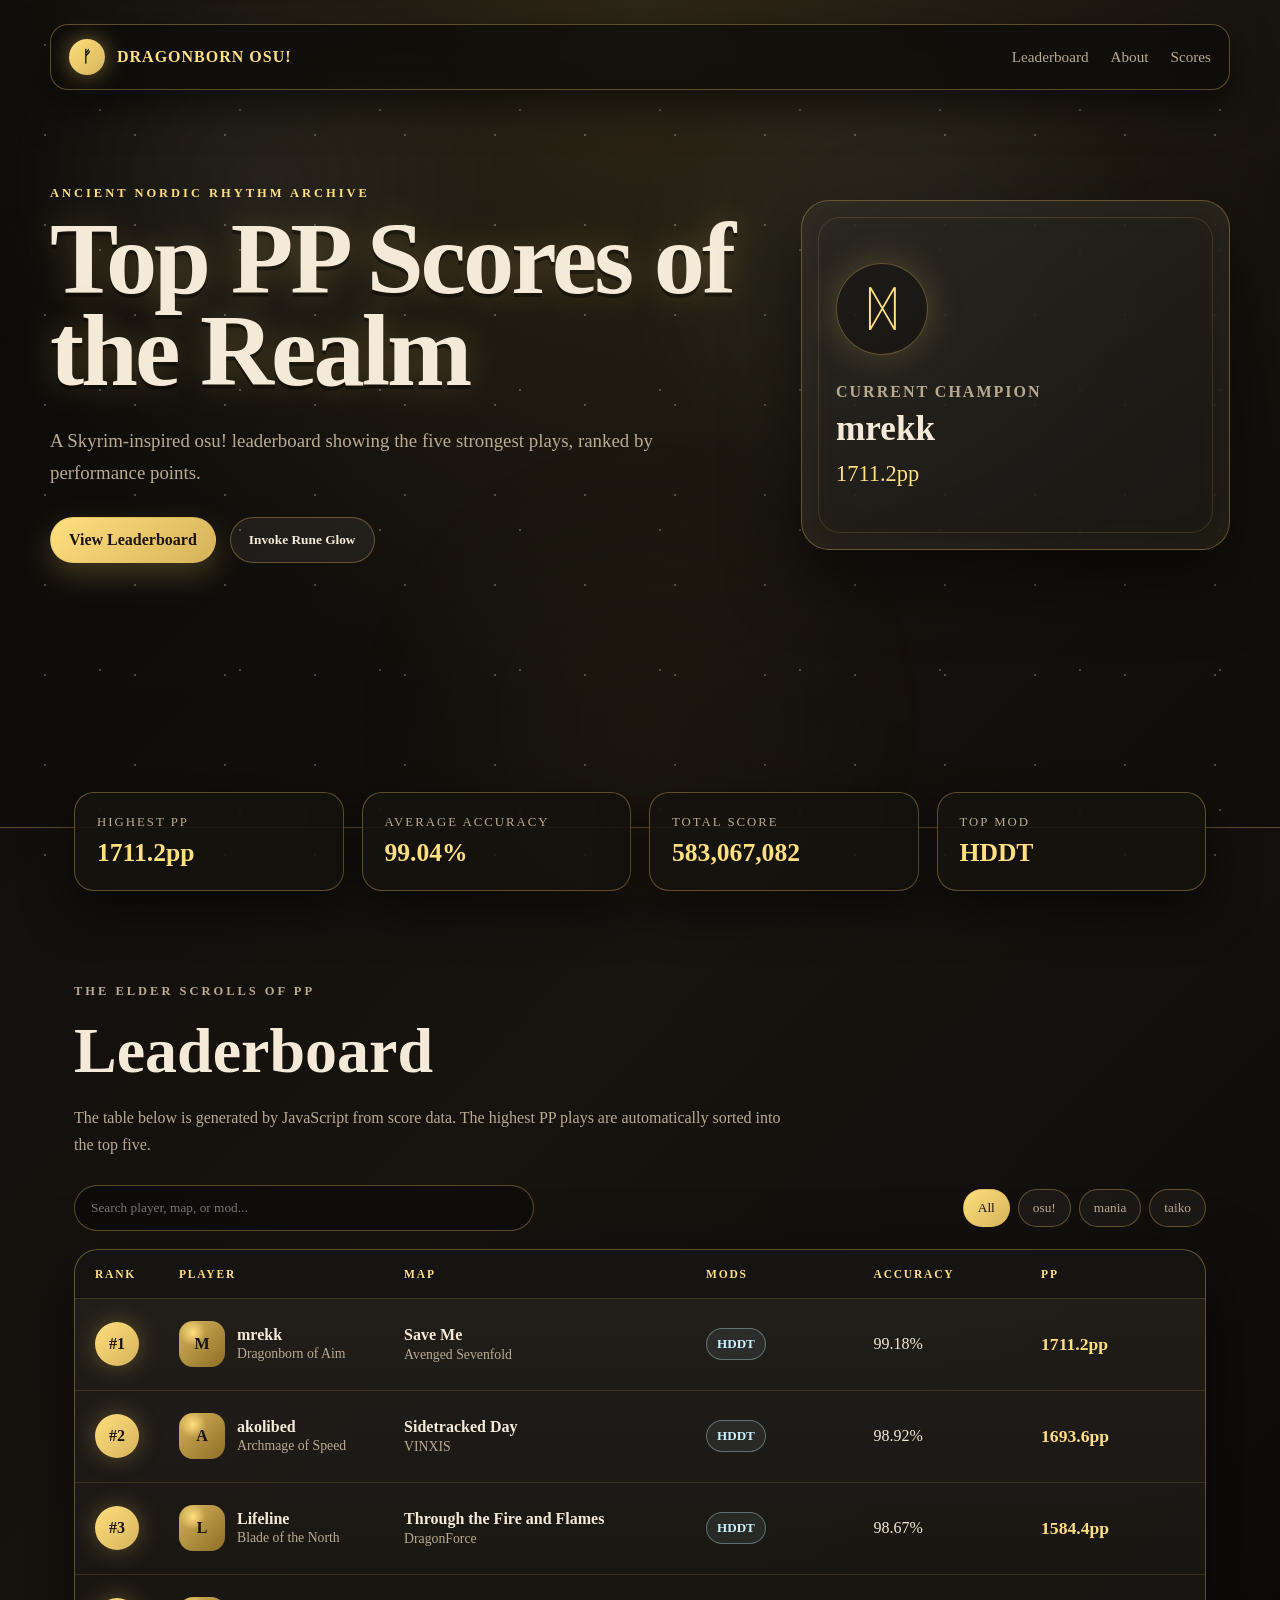
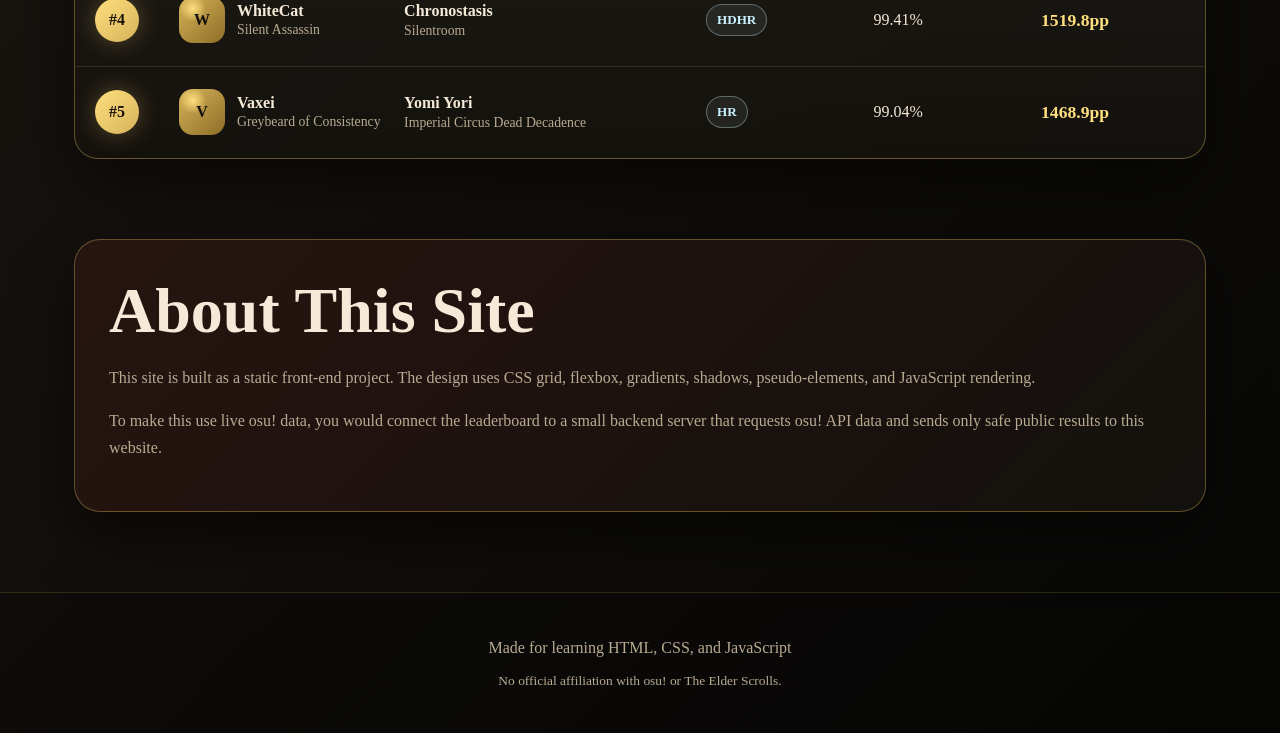
<file: index.html>
<!DOCTYPE html>
<html lang="en">
  <head>
    <meta charset="UTF-8">
    <meta name="viewport" content="width=device-width, initial-scale=1.0">
    <title>Dragonborn osu! Leaderboard</title>

    <link rel="stylesheet" href="style.css">
  </head>

  <body>
    <div class="background-fog"></div>
    <div class="snow-layer"></div>

    <header class="site-header">
      <nav class="navbar">
        <div class="logo">
          <span class="logo-mark">ᚠ</span>
          <span>Dragonborn osu!</span>
        </div>

        <div class="nav-links">
          <a href="#leaderboard">Leaderboard</a>
          <a href="#about">About</a>
          <a href="#scores">Scores</a>
        </div>
      </nav>

      <section class="hero">
        <div class="hero-text">
          <p class="eyebrow">Ancient Nordic rhythm archive</p>
          <h1>Top PP Scores of the Realm</h1>
          <p class="hero-description">
            A Skyrim-inspired osu! leaderboard showing the five strongest plays,
            ranked by performance points.
          </p>

          <div class="hero-actions">
            <a href="#leaderboard" class="btn primary-btn">View Leaderboard</a>
            <button class="btn ghost-btn" id="shuffleThemeButton">Invoke Rune Glow</button>
          </div>
        </div>

        <div class="hero-card">
          <div class="dragon-emblem">ᛞ</div>
          <h2>Current Champion</h2>
          <p id="championName">Loading...</p>
          <span id="championPP">---</span>
        </div>
      </section>
    </header>

    <main>
      <section class="stats-grid" id="scores">
        <article class="stat-card">
          <span class="stat-label">Highest PP</span>
          <strong id="highestPP">---</strong>
        </article>

        <article class="stat-card">
          <span class="stat-label">Average Accuracy</span>
          <strong id="averageAccuracy">---</strong>
        </article>

        <article class="stat-card">
          <span class="stat-label">Total Score</span>
          <strong id="totalScore">---</strong>
        </article>

        <article class="stat-card">
          <span class="stat-label">Top Mod</span>
          <strong id="topMod">---</strong>
        </article>
      </section>

      <section class="leaderboard-section" id="leaderboard">
        <div class="section-heading">
          <p class="eyebrow">The Elder Scrolls of PP</p>
          <h2>Leaderboard</h2>
          <p>
            The table below is generated by JavaScript from score data.
            The highest PP plays are automatically sorted into the top five.
          </p>
        </div>

        <div class="leaderboard-controls">
          <input
            type="text"
            id="searchInput"
            placeholder="Search player, map, or mod..."
            aria-label="Search leaderboard"
          >

          <div class="mode-buttons">
            <button class="mode-btn active" data-mode="all">All</button>
            <button class="mode-btn" data-mode="osu">osu!</button>
            <button class="mode-btn" data-mode="mania">mania</button>
            <button class="mode-btn" data-mode="taiko">taiko</button>
          </div>
        </div>

        <div class="leaderboard-frame">
          <div class="leaderboard-header">
            <span>Rank</span>
            <span>Player</span>
            <span>Map</span>
            <span>Mods</span>
            <span>Accuracy</span>
            <span>PP</span>
          </div>

          <div id="leaderboardRows" class="leaderboard-rows"></div>
        </div>
      </section>

      <section class="about-section" id="about">
        <div class="about-panel">
          <h2>About This Site</h2>
          <p>
            This site is built as a static front-end project. The design uses CSS grid,
            flexbox, gradients, shadows, pseudo-elements, and JavaScript rendering.
          </p>

          <p>
            To make this use live osu! data, you would connect the leaderboard to a
            small backend server that requests osu! API data and sends only safe public
            results to this website.
          </p>
        </div>
      </section>
    </main>

    <footer>
      <p>Made for learning HTML, CSS, and JavaScript</p>
      <p class="small-text">No official affiliation with osu! or The Elder Scrolls.</p>
    </footer>

    <script src="script.js"></script>
  </body>
</html>
</file>
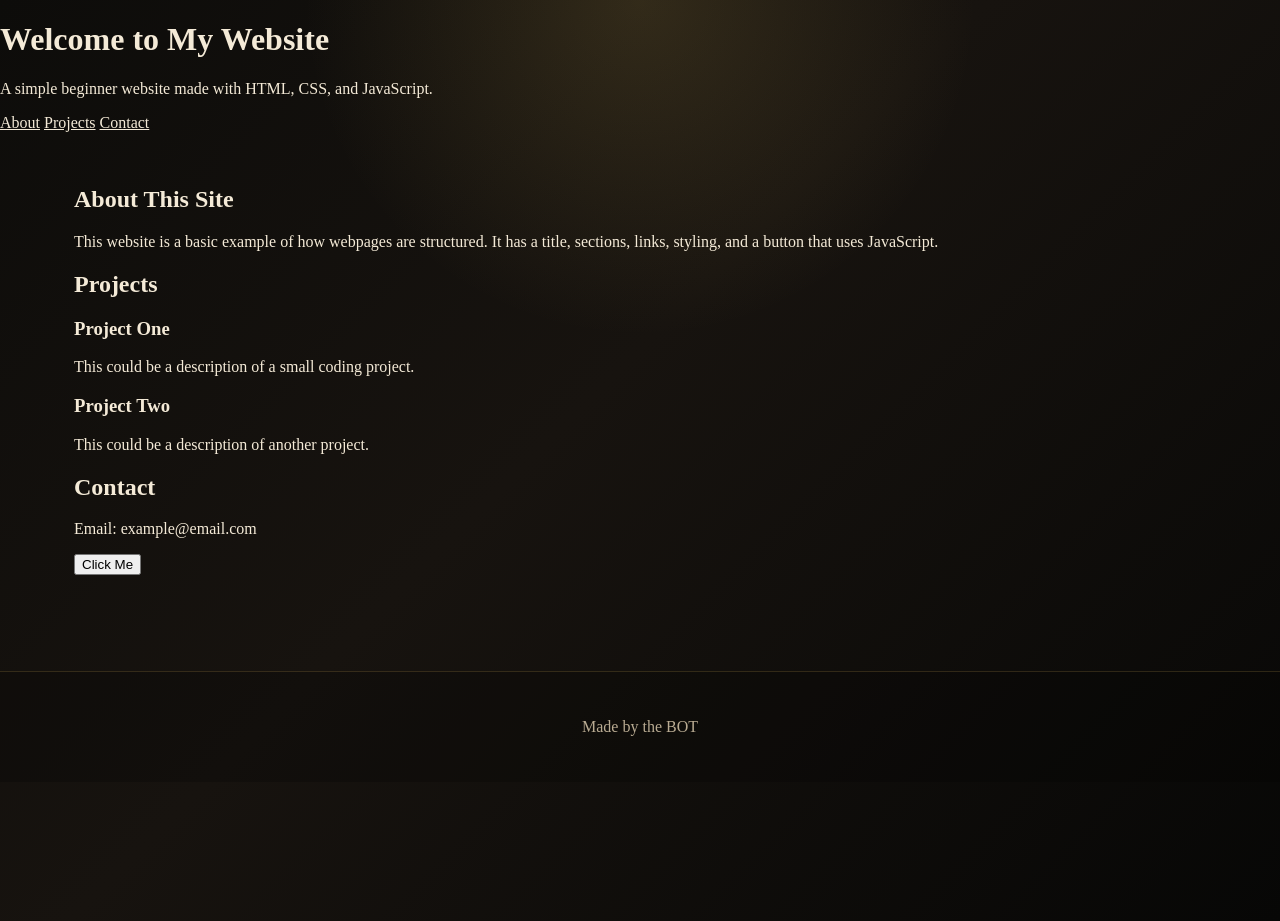
<file: indexoriginal.html>
<!DOCTYPE html>
<html>
  <head>
    <title>My First Website</title>
    <link rel="stylesheet" href="style.css">
  </head>

  <body>
    <header>
      <h1>Welcome to My Website</h1>
      <p>A simple beginner website made with HTML, CSS, and JavaScript.</p>
    </header>

    <nav>
      <a href="#about">About</a>
      <a href="#projects">Projects</a>
      <a href="#contact">Contact</a>
    </nav>

    <main>
      <section id="about">
        <h2>About This Site</h2>
        <p>
          This website is a basic example of how webpages are structured.
          It has a title, sections, links, styling, and a button that uses JavaScript.
        </p>
      </section>

      <section id="projects">
        <h2>Projects</h2>

        <div class="card">
          <h3>Project One</h3>
          <p>This could be a description of a small coding project.</p>
        </div>

        <div class="card">
          <h3>Project Two</h3>
          <p>This could be a description of another project.</p>
        </div>
      </section>

      <section id="contact">
        <h2>Contact</h2>
        <p>Email: example@email.com</p>

        <button onclick="showMessage()">Click Me</button>
        <p id="message"></p>
      </section>
    </main>

    <footer>
      <p>Made by the BOT</p>
    </footer>

    <script src="script.js"></script>
  </body>
</html>
</file>
<file: style.css>
:root {
  --stone-dark: #12100d;
  --stone-mid: #24201b;
  --stone-light: #4b4237;
  --gold: #d6b35a;
  --gold-bright: #ffdf7e;
  --ice: #c9f1ff;
  --blood: #7c1f1f;
  --text: #f4ead7;
  --muted: #b9ab92;
  --shadow: rgba(0, 0, 0, 0.55);
  --panel: rgba(22, 19, 15, 0.86);
  --panel-light: rgba(255, 255, 255, 0.06);
  --border: rgba(214, 179, 90, 0.38);
}

* {
  box-sizing: border-box;
}

html {
  scroll-behavior: smooth;
}

body {
  margin: 0;
  min-height: 100vh;
  font-family: Georgia, "Times New Roman", serif;
  color: var(--text);
  background:
    radial-gradient(circle at top, rgba(214, 179, 90, 0.16), transparent 30%),
    linear-gradient(135deg, #0d0c0a 0%, #17130f 45%, #070706 100%);
  overflow-x: hidden;
}

body.rune-glow {
  --gold: #84dfff;
  --gold-bright: #d8f8ff;
  --ice: #ffe5a3;
}

a {
  color: inherit;
}

.background-fog {
  position: fixed;
  inset: 0;
  pointer-events: none;
  background:
    radial-gradient(circle at 20% 20%, rgba(255, 255, 255, 0.05), transparent 20%),
    radial-gradient(circle at 70% 30%, rgba(201, 241, 255, 0.06), transparent 25%),
    radial-gradient(circle at 50% 80%, rgba(214, 179, 90, 0.05), transparent 30%);
  filter: blur(2px);
  z-index: -3;
}

.snow-layer {
  position: fixed;
  inset: 0;
  pointer-events: none;
  z-index: -2;
  opacity: 0.28;
  background-image:
    radial-gradient(circle, white 1px, transparent 1px),
    radial-gradient(circle, white 1px, transparent 1px);
  background-size: 90px 90px, 140px 140px;
  background-position: 0 0, 30px 40px;
  animation: snowDrift 22s linear infinite;
}

@keyframes snowDrift {
  from {
    background-position: 0 0, 30px 40px;
  }

  to {
    background-position: 0 700px, 30px 900px;
  }
}

.site-header {
  min-height: 92vh;
  padding: 24px;
  position: relative;
  border-bottom: 1px solid var(--border);
}

.site-header::before {
  content: "";
  position: absolute;
  inset: 0;
  background:
    linear-gradient(rgba(0, 0, 0, 0.18), rgba(0, 0, 0, 0.6)),
    url("https://images.unsplash.com/photo-1519681393784-d120267933ba?auto=format&fit=crop&w=1600&q=80");
  background-size: cover;
  background-position: center;
  opacity: 0.24;
  z-index: -1;
}

.navbar {
  max-width: 1180px;
  margin: 0 auto;
  padding: 14px 18px;
  display: flex;
  justify-content: space-between;
  align-items: center;
  background: rgba(14, 12, 10, 0.78);
  border: 1px solid var(--border);
  border-radius: 18px;
  box-shadow: 0 16px 40px var(--shadow);
  backdrop-filter: blur(12px);
}

.logo {
  display: flex;
  align-items: center;
  gap: 12px;
  color: var(--gold-bright);
  font-weight: bold;
  letter-spacing: 1px;
  text-transform: uppercase;
}

.logo-mark {
  width: 36px;
  height: 36px;
  display: grid;
  place-items: center;
  color: var(--stone-dark);
  background: linear-gradient(135deg, var(--gold-bright), var(--gold));
  border-radius: 50%;
  box-shadow: 0 0 22px rgba(214, 179, 90, 0.55);
}

.nav-links {
  display: flex;
  align-items: center;
  gap: 22px;
}

.nav-links a {
  text-decoration: none;
  color: var(--muted);
  font-size: 0.95rem;
  transition: color 0.2s ease, text-shadow 0.2s ease;
}

.nav-links a:hover {
  color: var(--gold-bright);
  text-shadow: 0 0 14px rgba(214, 179, 90, 0.7);
}

.hero {
  max-width: 1180px;
  margin: 96px auto 0;
  display: grid;
  grid-template-columns: minmax(0, 1.25fr) minmax(280px, 0.75fr);
  gap: 36px;
  align-items: center;
}

.eyebrow {
  color: var(--gold-bright);
  text-transform: uppercase;
  letter-spacing: 3px;
  font-size: 0.78rem;
  font-weight: bold;
  margin: 0 0 12px;
}

.hero h1 {
  margin: 0;
  max-width: 780px;
  font-size: clamp(3rem, 8vw, 6.7rem);
  line-height: 0.9;
  letter-spacing: -3px;
  text-shadow:
    0 4px 0 rgba(0, 0, 0, 0.4),
    0 0 32px rgba(214, 179, 90, 0.26);
}

.hero-description {
  max-width: 620px;
  color: var(--muted);
  font-size: 1.18rem;
  line-height: 1.7;
  margin: 28px 0;
}

.hero-actions {
  display: flex;
  flex-wrap: wrap;
  gap: 14px;
}

.btn {
  border: 1px solid var(--border);
  padding: 13px 18px;
  border-radius: 999px;
  font-weight: bold;
  text-decoration: none;
  cursor: pointer;
  font-family: inherit;
  transition:
    transform 0.2s ease,
    box-shadow 0.2s ease,
    background 0.2s ease;
}

.btn:hover {
  transform: translateY(-2px);
}

.primary-btn {
  color: #1a130b;
  background: linear-gradient(135deg, var(--gold-bright), var(--gold));
  box-shadow: 0 12px 28px rgba(214, 179, 90, 0.25);
}

.ghost-btn {
  color: var(--text);
  background: rgba(255, 255, 255, 0.06);
}

.hero-card {
  min-height: 350px;
  padding: 34px;
  display: flex;
  flex-direction: column;
  justify-content: center;
  background:
    linear-gradient(145deg, rgba(255, 255, 255, 0.08), rgba(255, 255, 255, 0.02)),
    var(--panel);
  border: 1px solid var(--border);
  border-radius: 28px;
  box-shadow:
    0 28px 70px var(--shadow),
    inset 0 0 40px rgba(214, 179, 90, 0.06);
  position: relative;
  overflow: hidden;
}

.hero-card::before {
  content: "";
  position: absolute;
  inset: 16px;
  border: 1px solid rgba(214, 179, 90, 0.18);
  border-radius: 22px;
  pointer-events: none;
}

.dragon-emblem {
  width: 92px;
  height: 92px;
  display: grid;
  place-items: center;
  font-size: 3rem;
  color: var(--gold-bright);
  background: rgba(0, 0, 0, 0.28);
  border: 1px solid var(--border);
  border-radius: 50%;
  margin-bottom: 28px;
  box-shadow: 0 0 34px rgba(214, 179, 90, 0.25);
}

.hero-card h2 {
  margin: 0 0 8px;
  font-size: 1rem;
  color: var(--muted);
  text-transform: uppercase;
  letter-spacing: 2px;
}

.hero-card p {
  margin: 0;
  font-size: 2.2rem;
  font-weight: bold;
}

.hero-card span {
  margin-top: 12px;
  color: var(--gold-bright);
  font-size: 1.4rem;
}

main {
  max-width: 1180px;
  margin: 0 auto;
  padding: 34px 24px 80px;
}

.stats-grid {
  display: grid;
  grid-template-columns: repeat(4, minmax(0, 1fr));
  gap: 18px;
  margin-top: -70px;
  position: relative;
  z-index: 2;
}

.stat-card {
  padding: 22px;
  background: var(--panel);
  border: 1px solid var(--border);
  border-radius: 20px;
  box-shadow: 0 18px 48px var(--shadow);
}

.stat-label {
  display: block;
  margin-bottom: 8px;
  color: var(--muted);
  font-size: 0.8rem;
  text-transform: uppercase;
  letter-spacing: 2px;
}

.stat-card strong {
  font-size: 1.6rem;
  color: var(--gold-bright);
}

.leaderboard-section {
  margin-top: 90px;
}

.section-heading {
  max-width: 720px;
  margin-bottom: 26px;
}

.section-heading h2,
.about-panel h2 {
  margin: 0 0 12px;
  font-size: clamp(2.1rem, 5vw, 4rem);
}

.section-heading p,
.about-panel p {
  color: var(--muted);
  line-height: 1.7;
}

.leaderboard-controls {
  display: flex;
  gap: 16px;
  justify-content: space-between;
  align-items: center;
  margin-bottom: 18px;
}

#searchInput {
  width: min(460px, 100%);
  padding: 14px 16px;
  color: var(--text);
  background: rgba(0, 0, 0, 0.35);
  border: 1px solid var(--border);
  border-radius: 999px;
  outline: none;
  font-family: inherit;
}

#searchInput:focus {
  box-shadow: 0 0 0 3px rgba(214, 179, 90, 0.16);
}

.mode-buttons {
  display: flex;
  flex-wrap: wrap;
  gap: 8px;
}

.mode-btn {
  border: 1px solid var(--border);
  color: var(--muted);
  background: rgba(255, 255, 255, 0.04);
  padding: 10px 14px;
  border-radius: 999px;
  cursor: pointer;
  font-family: inherit;
}

.mode-btn.active,
.mode-btn:hover {
  color: #19120b;
  background: linear-gradient(135deg, var(--gold-bright), var(--gold));
}

.leaderboard-frame {
  background:
    linear-gradient(180deg, rgba(255, 255, 255, 0.06), transparent),
    var(--panel);
  border: 1px solid var(--border);
  border-radius: 24px;
  overflow: hidden;
  box-shadow: 0 26px 72px var(--shadow);
}

.leaderboard-header,
.score-row {
  display: grid;
  grid-template-columns: 70px 1.1fr 1.5fr 0.8fr 0.8fr 0.75fr;
  gap: 14px;
  align-items: center;
}

.leaderboard-header {
  padding: 18px 20px;
  color: var(--gold-bright);
  background: rgba(0, 0, 0, 0.36);
  text-transform: uppercase;
  letter-spacing: 1.8px;
  font-size: 0.72rem;
  font-weight: bold;
}

.leaderboard-rows {
  display: flex;
  flex-direction: column;
}

.score-row {
  padding: 18px 20px;
  min-height: 92px;
  border-top: 1px solid rgba(214, 179, 90, 0.16);
  animation: rowReveal 0.5s ease both;
  transition:
    background 0.2s ease,
    transform 0.2s ease,
    box-shadow 0.2s ease;
}

.score-row:hover {
  background: rgba(214, 179, 90, 0.07);
  transform: scale(1.01);
  box-shadow: inset 4px 0 0 var(--gold);
}

@keyframes rowReveal {
  from {
    opacity: 0;
    transform: translateY(14px);
  }

  to {
    opacity: 1;
    transform: translateY(0);
  }
}

.rank-badge {
  width: 44px;
  height: 44px;
  display: grid;
  place-items: center;
  color: #1a120a;
  background: linear-gradient(135deg, var(--gold-bright), var(--gold));
  border-radius: 50%;
  font-weight: bold;
  box-shadow: 0 0 22px rgba(214, 179, 90, 0.35);
}

.player {
  display: flex;
  align-items: center;
  gap: 12px;
}

.avatar {
  width: 46px;
  height: 46px;
  display: grid;
  place-items: center;
  flex: 0 0 auto;
  border-radius: 14px;
  color: var(--stone-dark);
  background:
    radial-gradient(circle at 30% 25%, var(--gold-bright), transparent 28%),
    linear-gradient(135deg, var(--gold), #8e6e27);
  font-weight: bold;
}

.player-name {
  display: block;
  font-weight: bold;
}

.player-title {
  display: block;
  color: var(--muted);
  font-size: 0.86rem;
  margin-top: 2px;
}

.map-name {
  font-weight: bold;
}

.map-artist {
  display: block;
  color: var(--muted);
  font-size: 0.86rem;
  margin-top: 3px;
}

.mod-pill {
  display: inline-flex;
  width: fit-content;
  padding: 7px 10px;
  color: var(--ice);
  border: 1px solid rgba(201, 241, 255, 0.34);
  border-radius: 999px;
  background: rgba(201, 241, 255, 0.08);
  font-size: 0.82rem;
  font-weight: bold;
}

.pp-value {
  color: var(--gold-bright);
  font-weight: bold;
  font-size: 1.1rem;
}

.empty-state {
  padding: 34px;
  color: var(--muted);
  text-align: center;
}

.about-section {
  margin-top: 80px;
}

.about-panel {
  padding: 34px;
  background:
    linear-gradient(135deg, rgba(124, 31, 31, 0.17), transparent),
    var(--panel);
  border: 1px solid var(--border);
  border-radius: 26px;
  box-shadow: 0 22px 60px var(--shadow);
}

footer {
  padding: 30px 24px;
  text-align: center;
  color: var(--muted);
  border-top: 1px solid rgba(214, 179, 90, 0.18);
  background: rgba(0, 0, 0, 0.22);
}

.small-text {
  font-size: 0.84rem;
}

@media (max-width: 900px) {
  .hero {
    grid-template-columns: 1fr;
    margin-top: 54px;
  }

  .stats-grid {
    grid-template-columns: repeat(2, minmax(0, 1fr));
    margin-top: 30px;
  }

  .leaderboard-controls {
    align-items: stretch;
    flex-direction: column;
  }

  .leaderboard-header {
    display: none;
  }

  .score-row {
    grid-template-columns: 1fr;
    gap: 10px;
  }

  .score-row > * {
    display: flex;
    justify-content: space-between;
    gap: 16px;
  }

  .score-row > *::before {
    color: var(--muted);
    font-size: 0.78rem;
    text-transform: uppercase;
    letter-spacing: 1.5px;
  }

  .player {
    justify-content: flex-start;
  }
}

@media (max-width: 650px) {
  .navbar {
    align-items: flex-start;
    flex-direction: column;
    gap: 18px;
  }

  .nav-links {
    width: 100%;
    justify-content: space-between;
  }

  .stats-grid {
    grid-template-columns: 1fr;
  }

  .hero-card {
    min-height: auto;
  }
}
</file>
